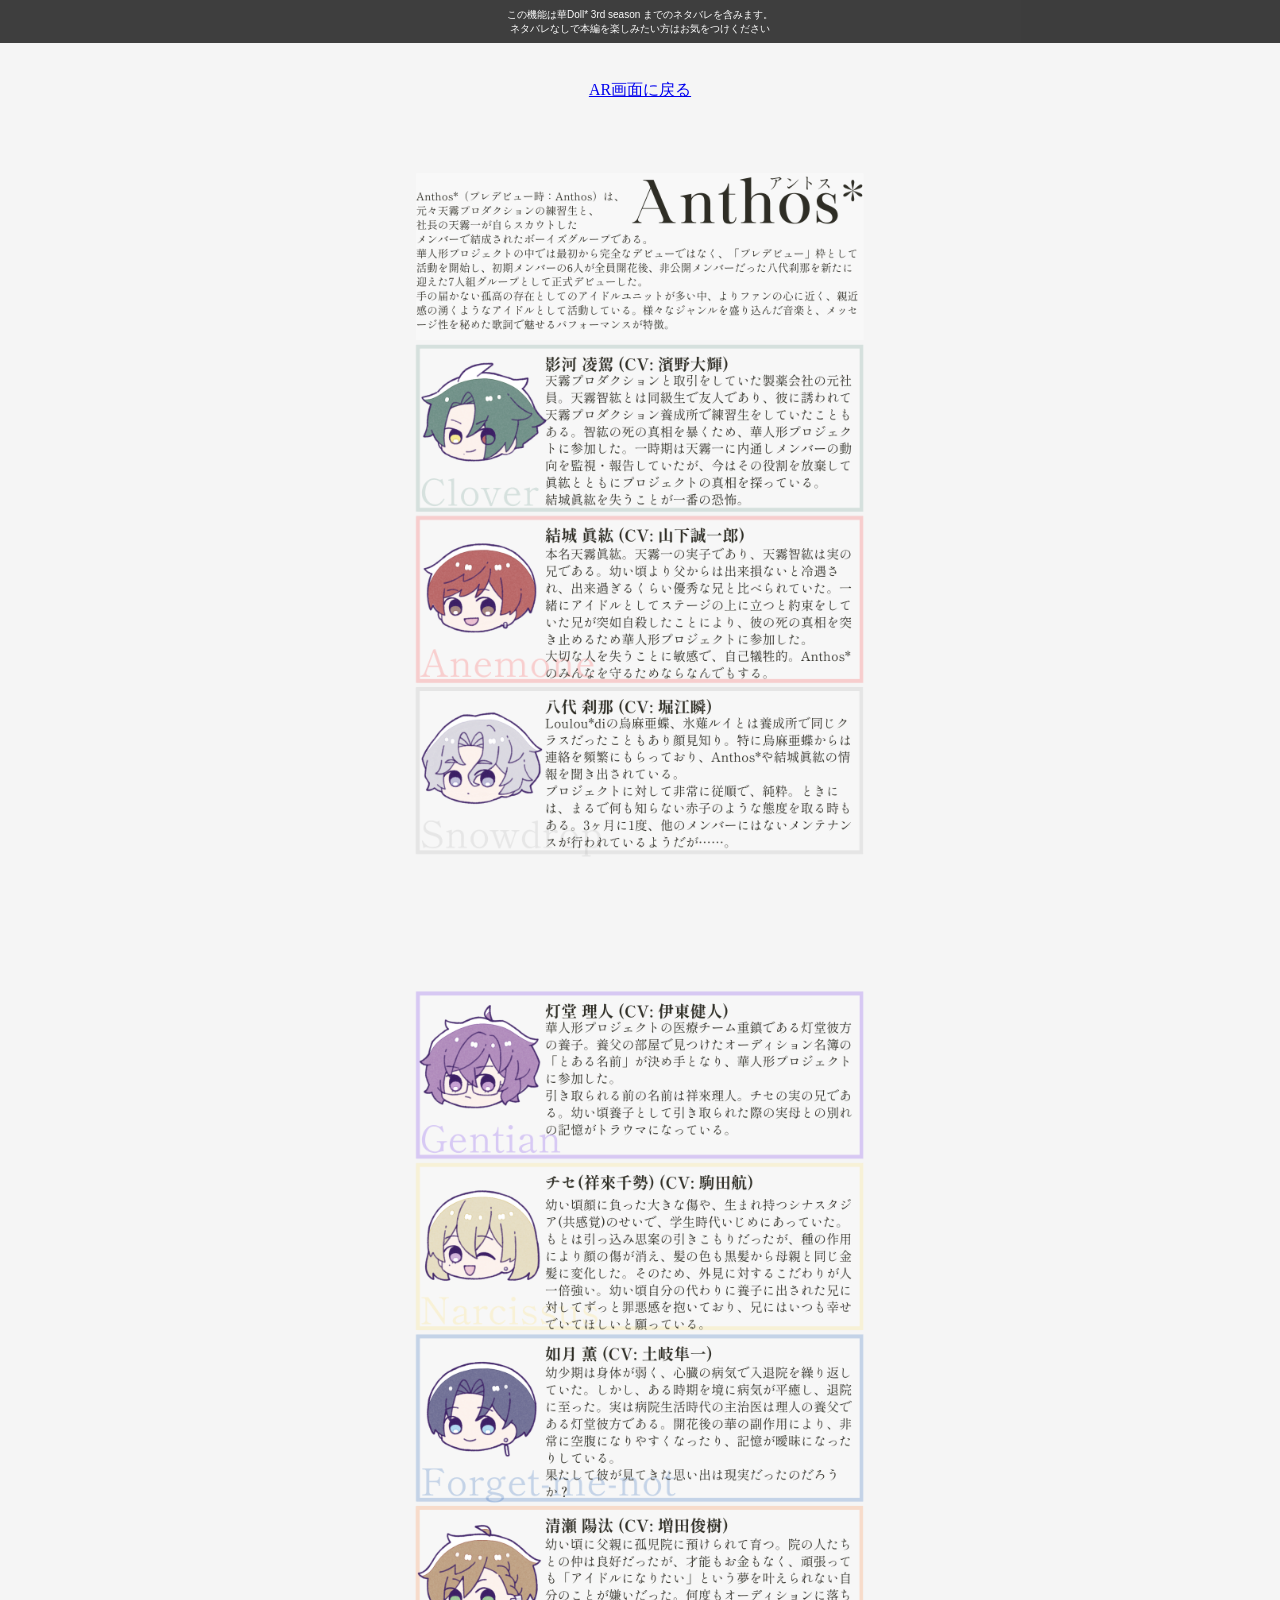
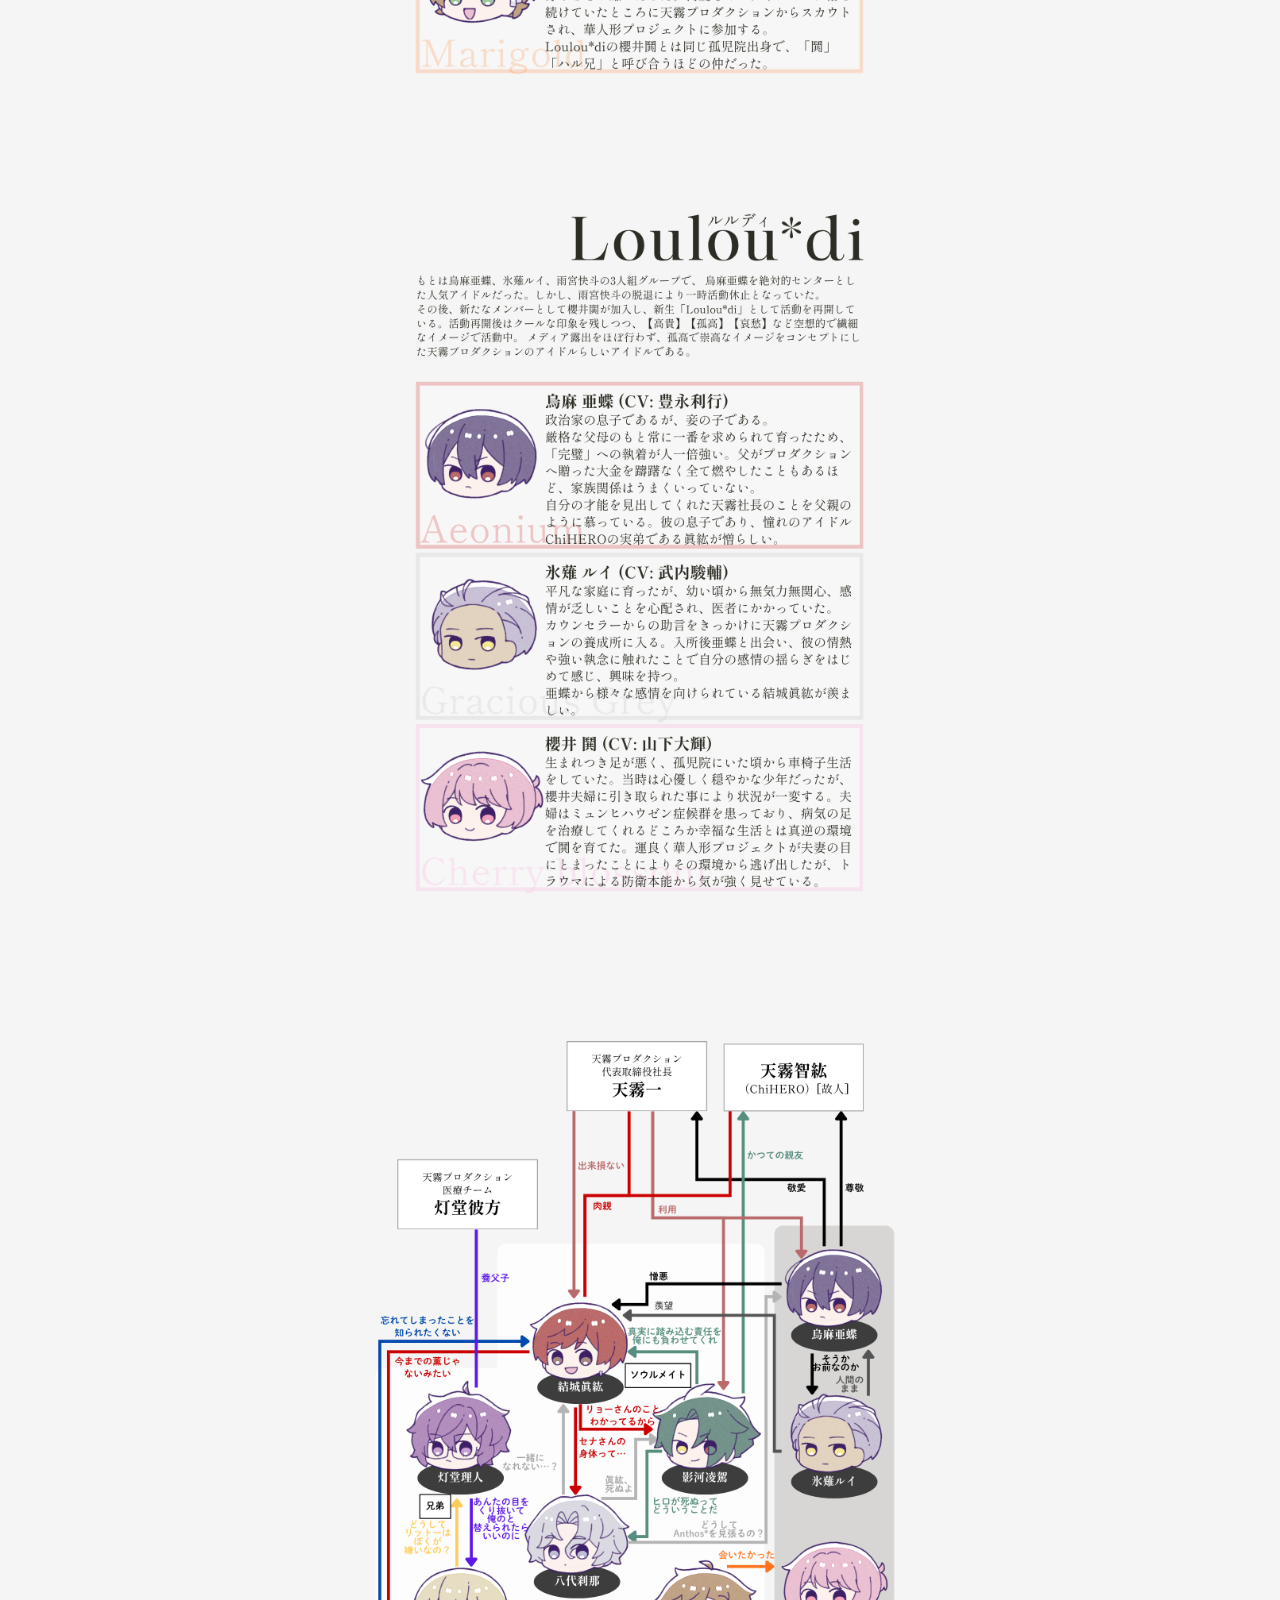
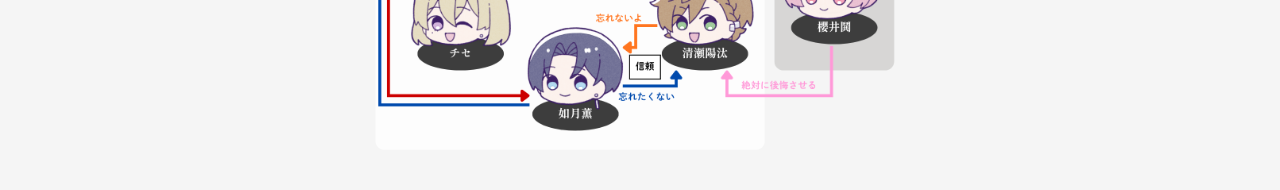
<file: image.html>
<!DOCTYPE html>
<html lang="ja">
<head>
  <meta charset="UTF-8">
  <meta name="viewport" content="width=device-width, initial-scale=1.0">
  <title>画像を見る</title>
  <link rel="stylesheet" href="./style.css">
</head>
<body class="image-page">
  <p class="spoiler-warning">
    この機能は華Doll* 3rd season までのネタバレを含みます。<br>ネタバレなしで本編を楽しみたい方はお気をつけください
  </p>
  <a href="./index.html">AR画面に戻る</a>
  <ol class="fallback-gallery" aria-label="ターゲット画像の順番">
    <li><img src="./image/Anthosメンバー1.png" alt="Anthosメンバー1"></li>
    <li><img src="./image/Anthosメンバー2.png" alt="Anthosメンバー2"></li>
    <li><img src="./image/Louloudiメンバー.png" alt="Louloudiメンバー"></li>
    <li><img src="./image/相関図.png" alt="相関図"></li>
  </ol>
</body>
</html>
</file>
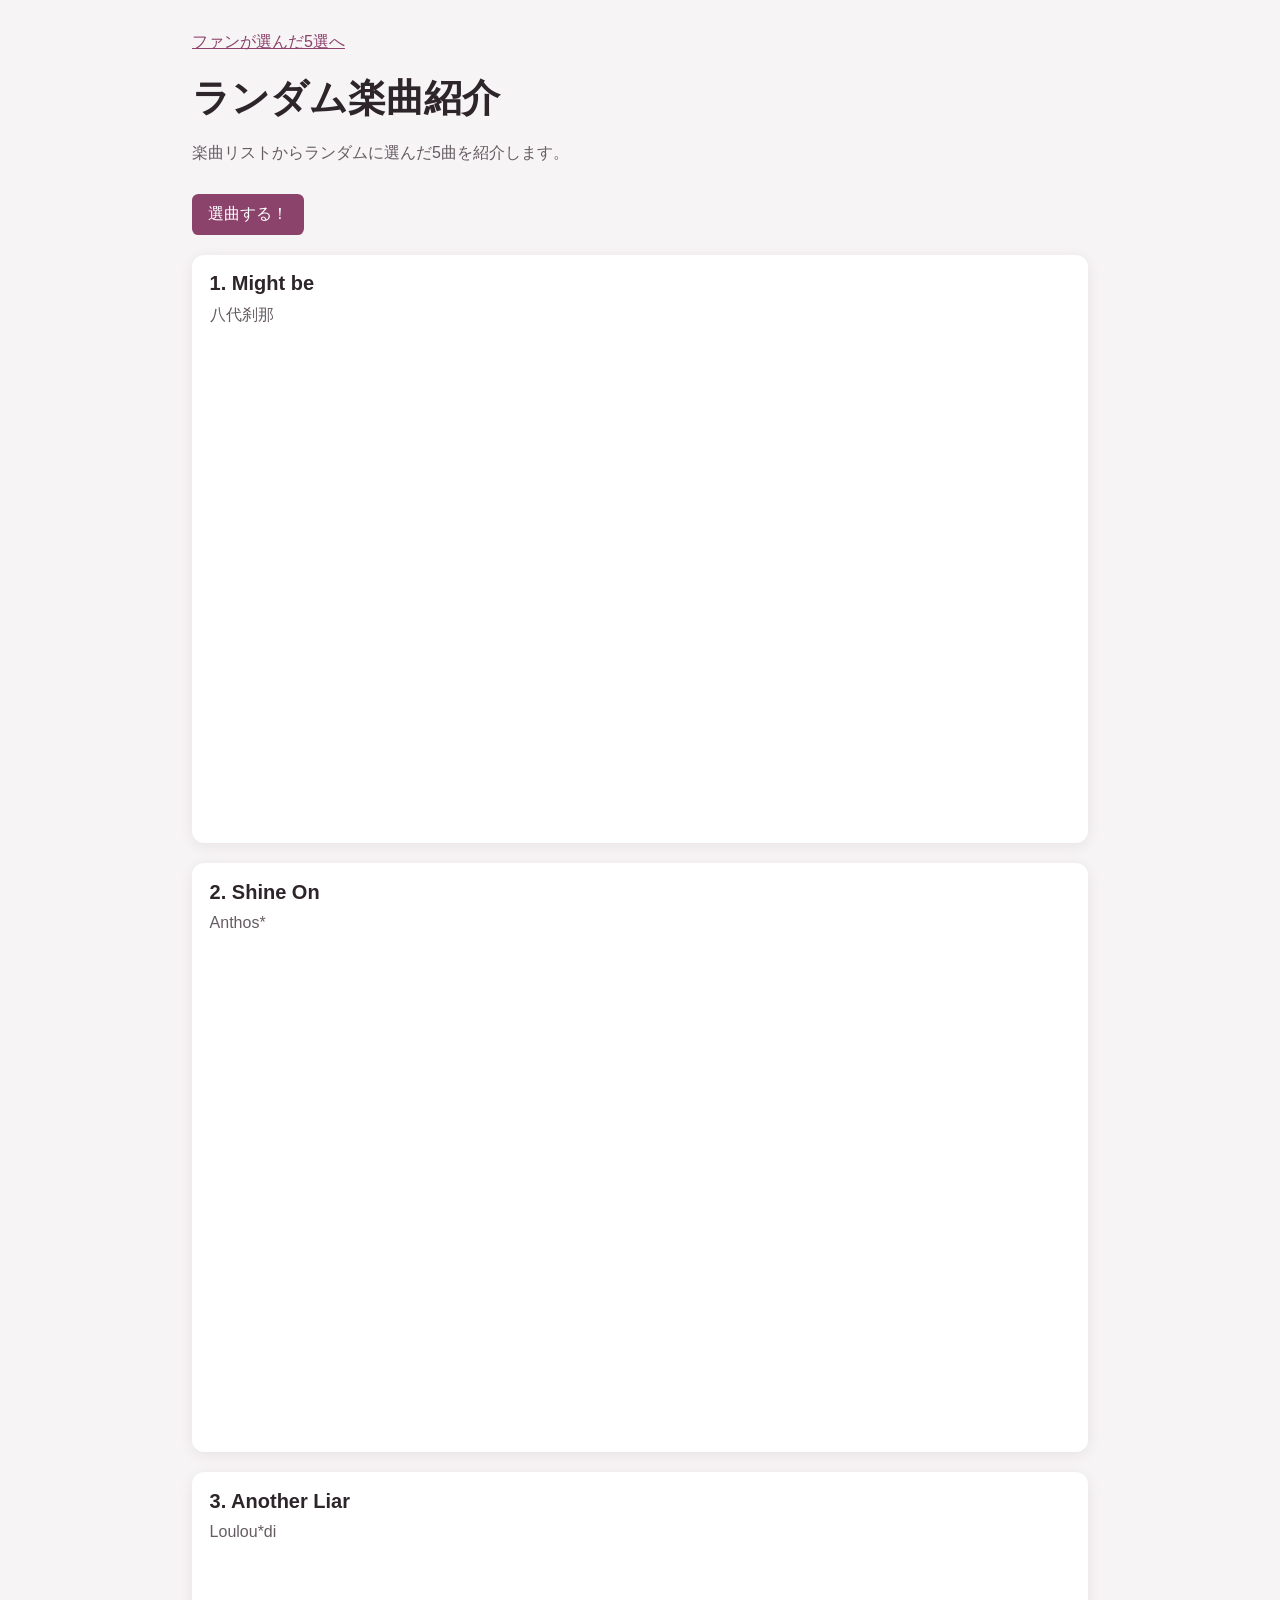
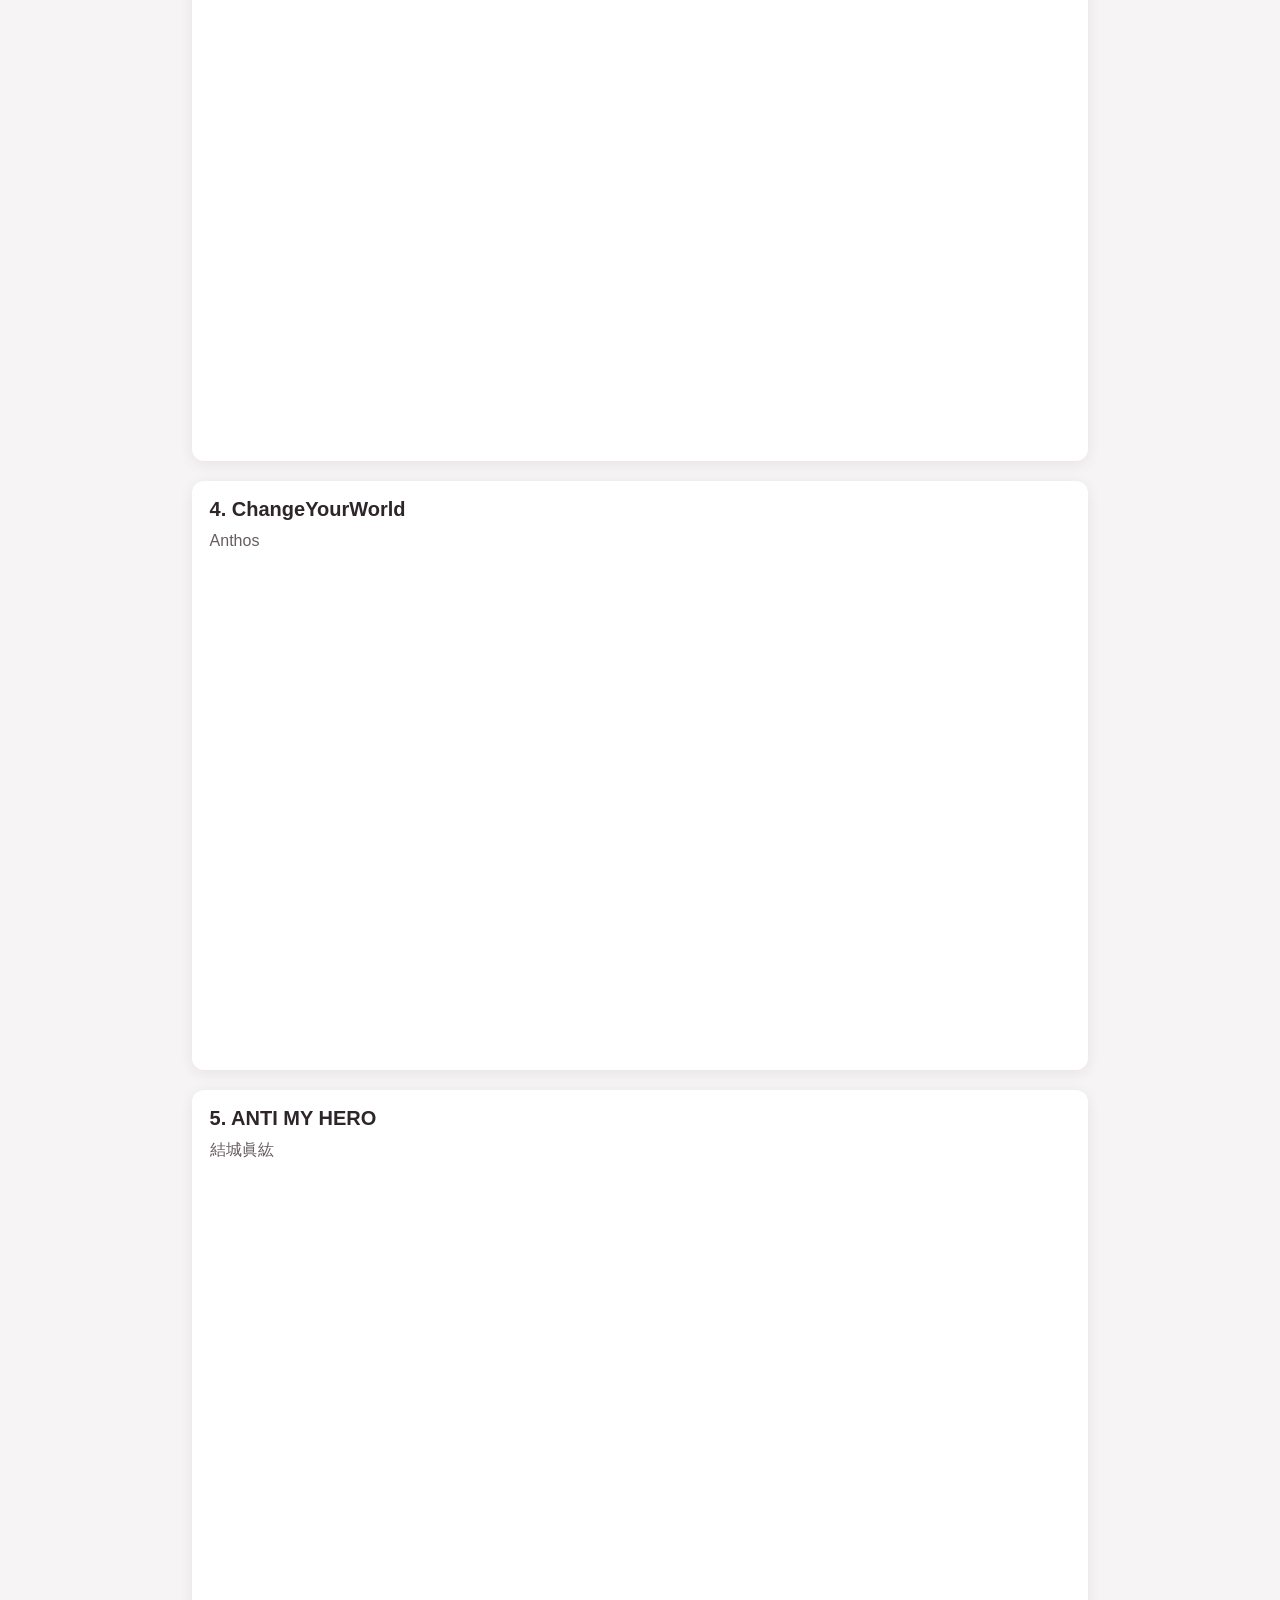
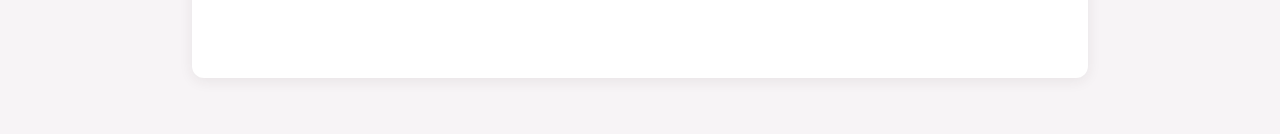
<file: songs/random.html>
<!DOCTYPE html>
<html lang="ja">
<head>
  <meta charset="UTF-8">
  <meta name="viewport" content="width=device-width, initial-scale=1.0">
  <title>ランダム楽曲紹介</title>
  <link rel="stylesheet" href="./songs.css">
  <script src="./songs-data.js" defer></script>
  <script src="./songs-page.js" defer></script>
</head>
<body data-page="random">
  <main class="songs-page">
    <header class="page-header">
      <a class="page-nav-link" href="./recommend.html">ファンが選んだ5選へ</a>
      <h1>ランダム楽曲紹介</h1>
      <p>楽曲リストからランダムに選んだ5曲を紹介します。</p>
    </header>
    <button id="reroll-button" class="reroll-button" type="button">選曲する！</button>
    <p id="page-message" class="page-message" role="status" hidden></p>
    <ol id="song-list" class="song-list" aria-live="polite"></ol>
  </main>
</body>
</html>
</file>
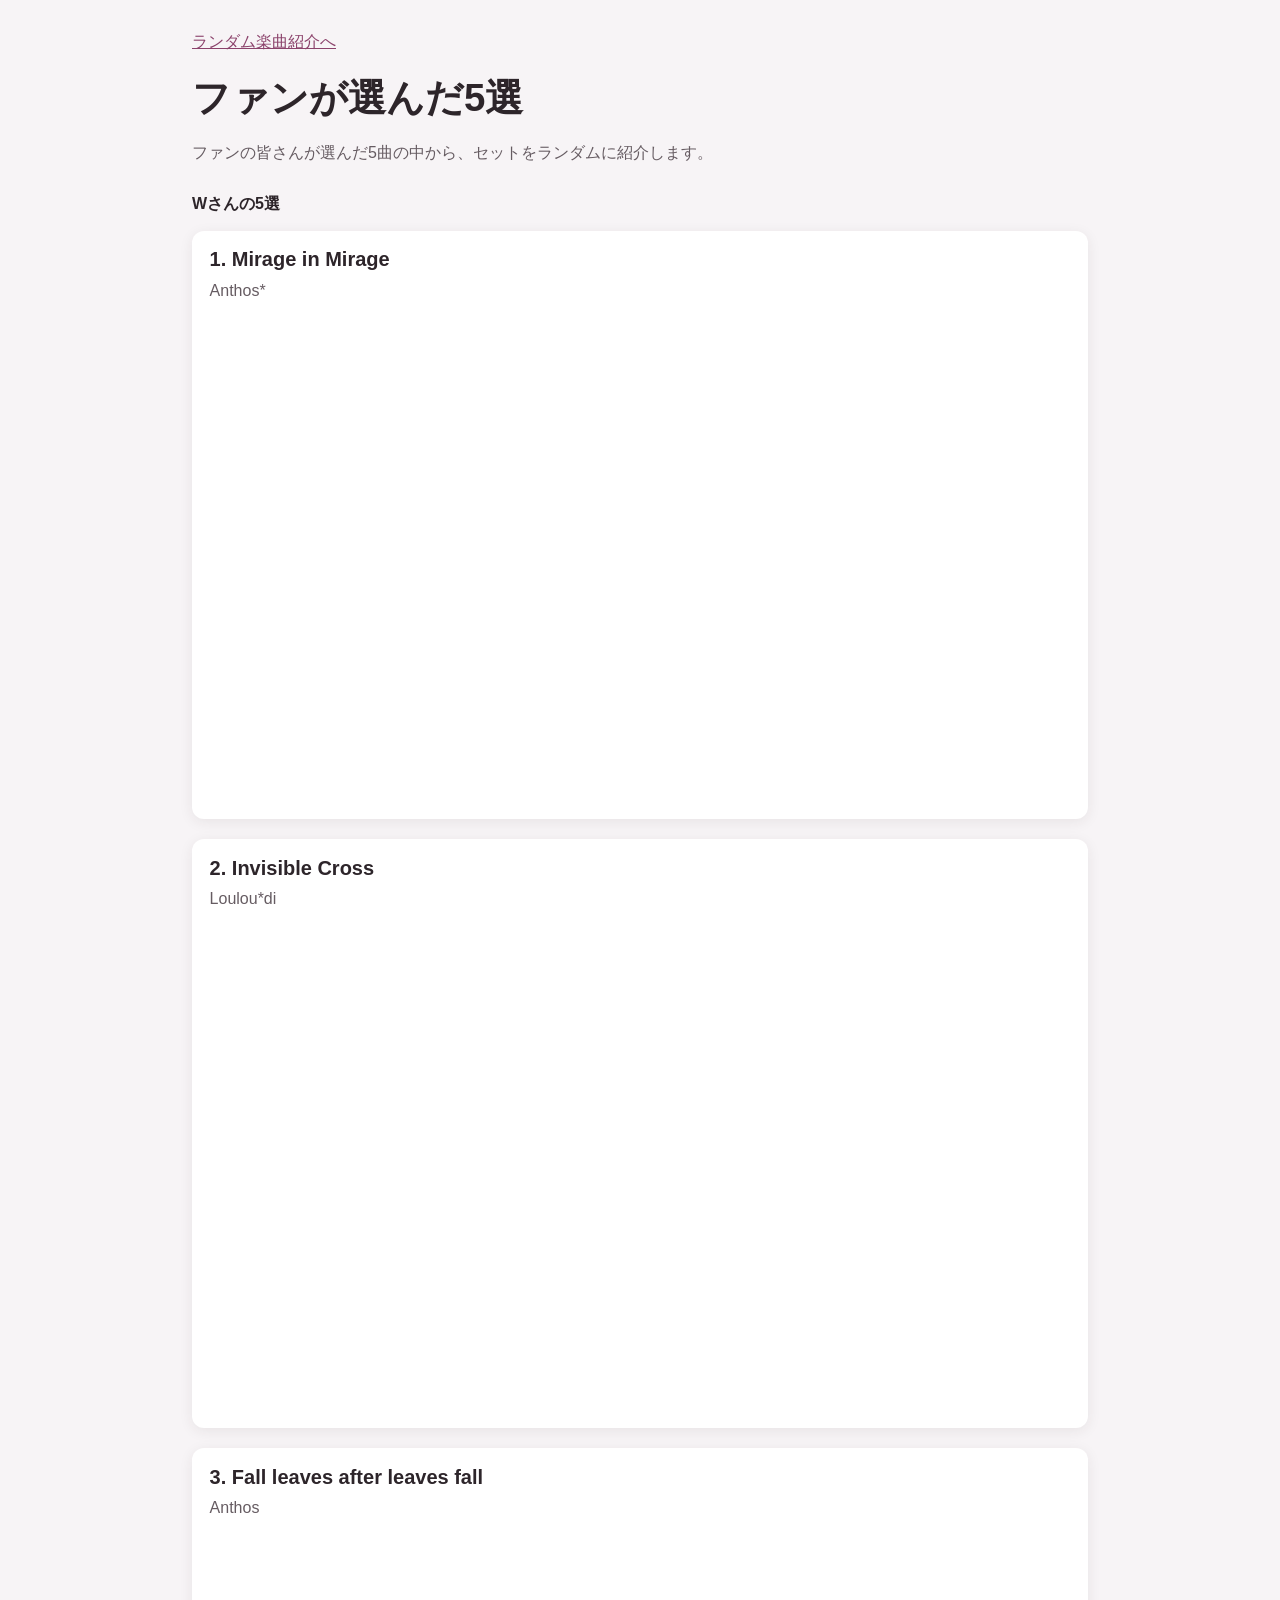
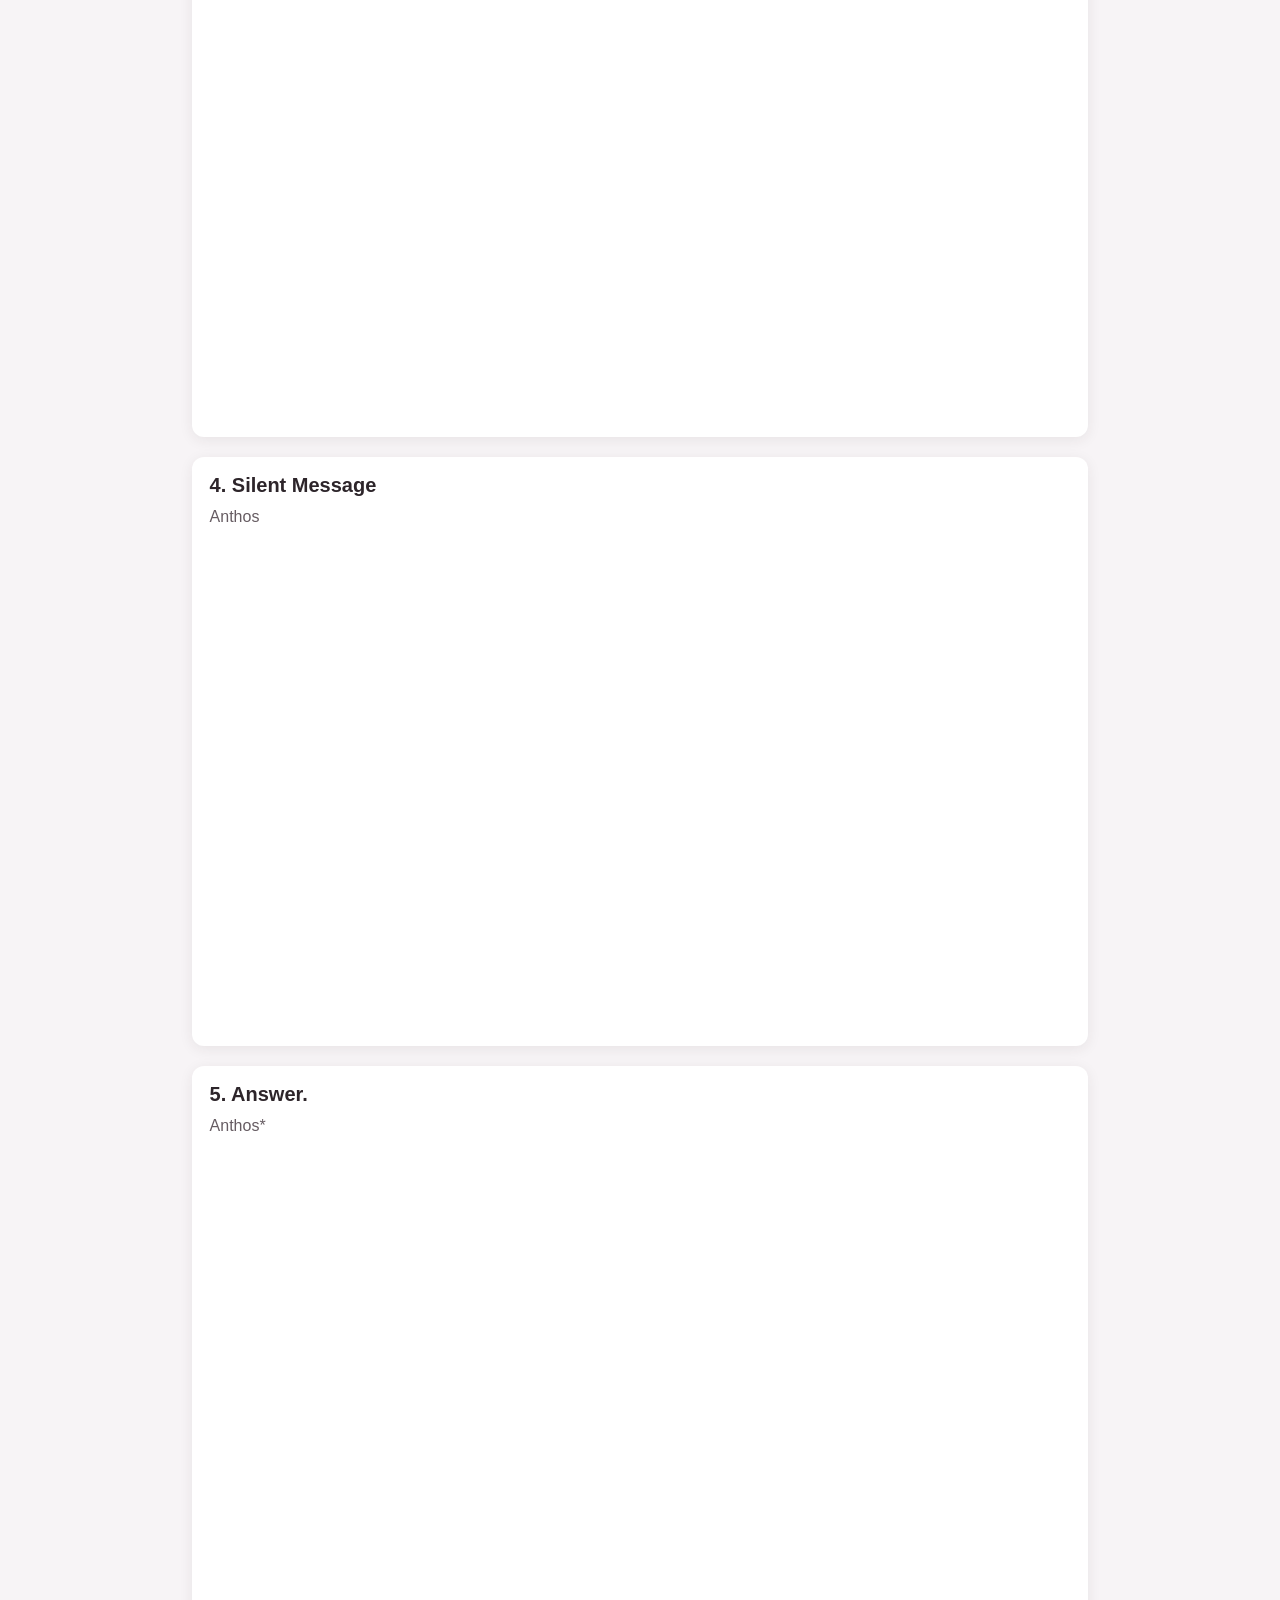
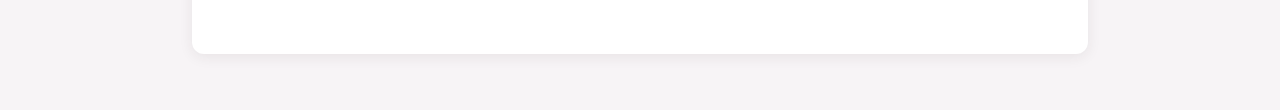
<file: songs/recommend.html>
<!DOCTYPE html>
<html lang="ja">
<head>
  <meta charset="UTF-8">
  <meta name="viewport" content="width=device-width, initial-scale=1.0">
  <title>ファンが選んだ5選</title>
  <link rel="stylesheet" href="./songs.css">
  <script src="./songs-data.js" defer></script>
  <script src="./songs-page.js" defer></script>
</head>
<body data-page="recommend">
  <main class="songs-page">
    <header class="page-header">
      <a class="page-nav-link" href="./random.html">ランダム楽曲紹介へ</a>
      <h1>ファンが選んだ5選</h1>
      <p>ファンの皆さんが選んだ5曲の中から、セットをランダムに紹介します。</p>
    </header>
    <p id="selection-label" class="selection-label" aria-live="polite"></p>
    <p id="page-message" class="page-message" role="status" hidden></p>
    <ol id="song-list" class="song-list"></ol>
  </main>
</body>
</html>
</file>
<file: style.css>
body {
  margin: 0;
}

body:not(.image-page) {
  overflow: hidden;
}

[hidden] {
  display: none !important;
}

body.camera-pending a-scene {
  visibility: hidden;
}

.spoiler-warning {
  position: fixed;
  top: 0;
  left: 0;
  z-index: 10003;
  box-sizing: border-box;
  width: 100%;
  margin: 0;
  padding: 0.5rem 0.75rem;
  background: rgba(0, 0, 0, 0.75);
  color: #fff;
  font: 10px/1.35 sans-serif;
  text-align: center;
}

.permission-status,
.camera-error {
  position: fixed;
  inset: 0;
  z-index: 10000;
  display: grid;
  place-content: center;
  gap: 1rem;
  margin: 0;
  padding: 1.5rem;
  color: #222;
  font: 18px sans-serif;
  text-align: center;
}

.camera-fallback-link {
  position: fixed;
  top: 6rem;
  right: 1rem;
  z-index: 10002;
  padding: 0.6rem 0.9rem;
  border: 0;
  border-radius: 0.4rem;
  background: #222;
  color: #fff;
  font: 1rem sans-serif;
  text-decoration: none;
  cursor: pointer;
}

.camera-error {
  background: #fff;
}

.camera-fallback-link:focus-visible {
  outline: 0.2rem solid #000;
  outline-offset: 0.2rem;
}

.image-page {
  display: flex;
  flex-direction: column;
  align-items: center;
  justify-content: flex-start;
  gap: 1rem;
  box-sizing: border-box;
  min-height: 100vh;
  padding: 5rem 1.5rem 1.5rem;
  background: #f5f5f5;
}

.fallback-gallery {
  display: grid;
  gap: 1.5rem;
  width: min(100%, 35rem);
  margin: 0;
  padding: 0;
  list-style: none;
}

.image-page img {
  display: block;
  width: 100%;
  max-width: 100%;
  height: auto;
}
</file>
<file: songs/songs.css>
* {
  box-sizing: border-box;
}

body {
  margin: 0;
  background: #f7f4f6;
  color: #2d252a;
  font-family: sans-serif;
}

.songs-page {
  width: min(100% - 2rem, 56rem);
  margin: 0 auto;
  padding: 2rem 0 3.5rem;
}

.page-header {
  margin-bottom: 1.75rem;
}

.page-nav-link {
  color: #8b426b;
}

.page-header h1 {
  margin: 1.25rem 0 0.5rem;
  font-size: clamp(1.7rem, 5vw, 2.4rem);
}

.page-header p,
.song-artist {
  color: #665c62;
  line-height: 1.6;
}

.selection-label {
  font-weight: 700;
}

.page-message {
  padding: 0.875rem 1rem;
  border-left: 0.25rem solid #8b426b;
  background: #fff;
  line-height: 1.6;
}

.reroll-button {
  margin-bottom: 1.25rem;
  padding: 0.625rem 1rem;
  border: 0;
  border-radius: 0.4rem;
  background: #8b426b;
  color: #fff;
  font: inherit;
  cursor: pointer;
}

.reroll-button:hover:not(:disabled) {
  background: #713456;
}

.reroll-button:focus-visible {
  outline: 0.1875rem solid #2d252a;
  outline-offset: 0.1875rem;
}

.reroll-button:disabled {
  cursor: not-allowed;
  opacity: 0.6;
}

.song-list {
  display: grid;
  gap: 1.25rem;
  margin: 0;
  padding: 0;
  list-style: none;
}

.song-card {
  min-width: 0;
  padding: 1.1rem;
  border-radius: 0.75rem;
  background: #fff;
  box-shadow: 0 0.1875rem 0.875rem rgb(45 37 42 / 8%);
}

.song-card h2 {
  margin: 0;
  font-size: 1.25rem;
}

.song-artist {
  margin: 0.4rem 0 0.9rem;
}

.song-card iframe {
  display: block;
  width: 100%;
  aspect-ratio: 16 / 9;
  border: 0;
  border-radius: 0.5rem;
}
</file>
